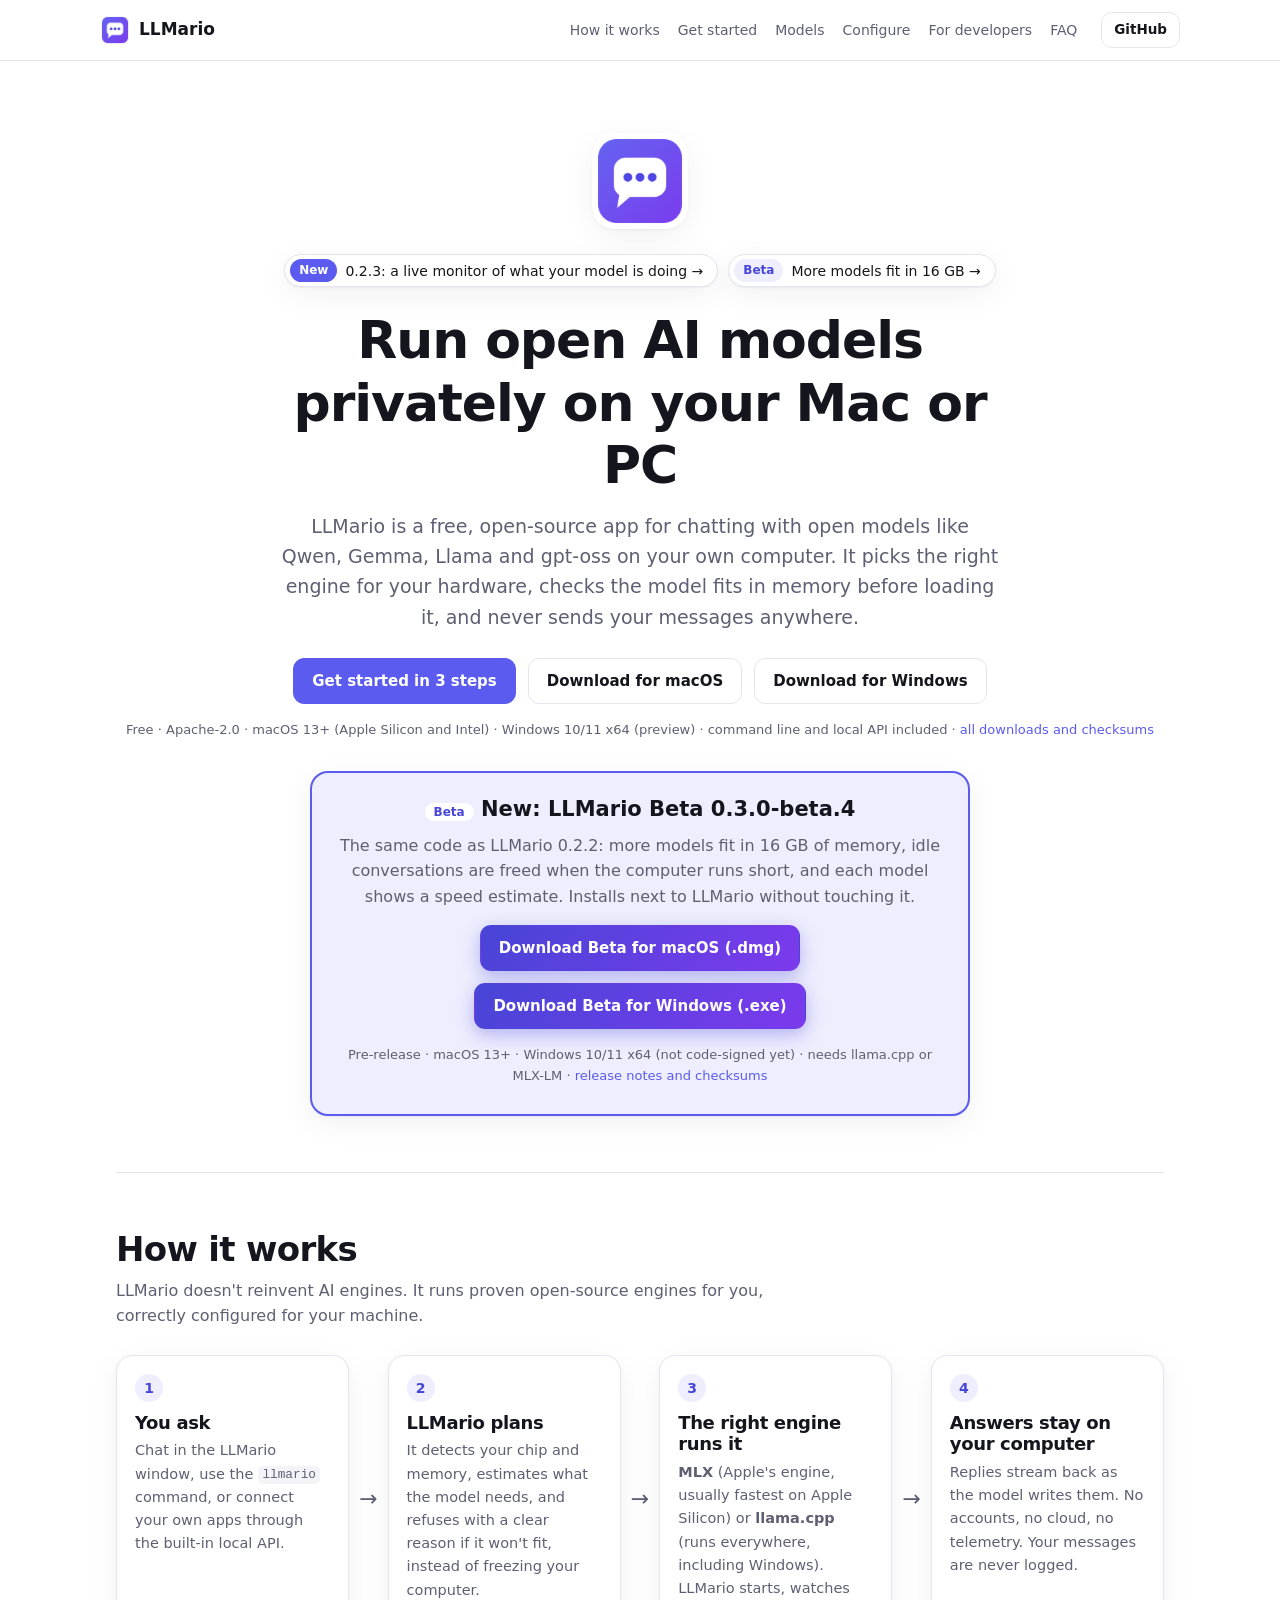
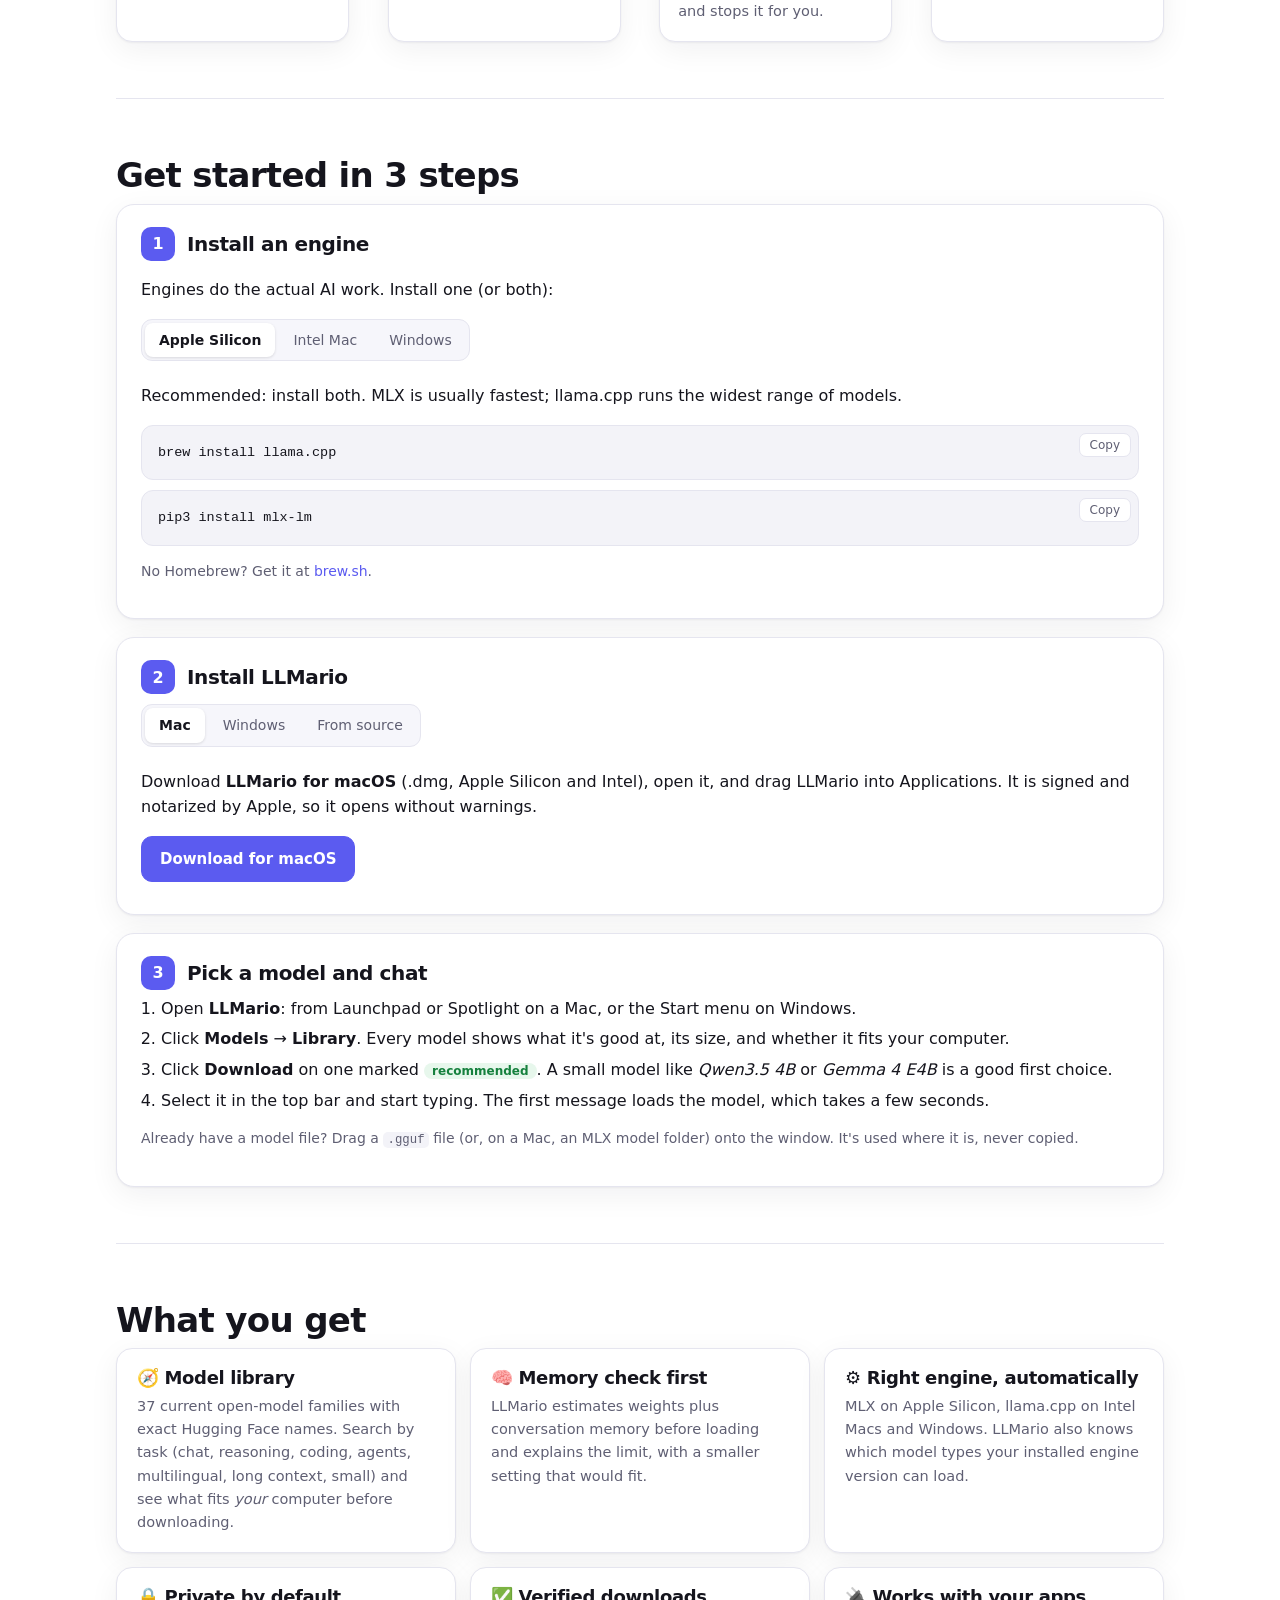
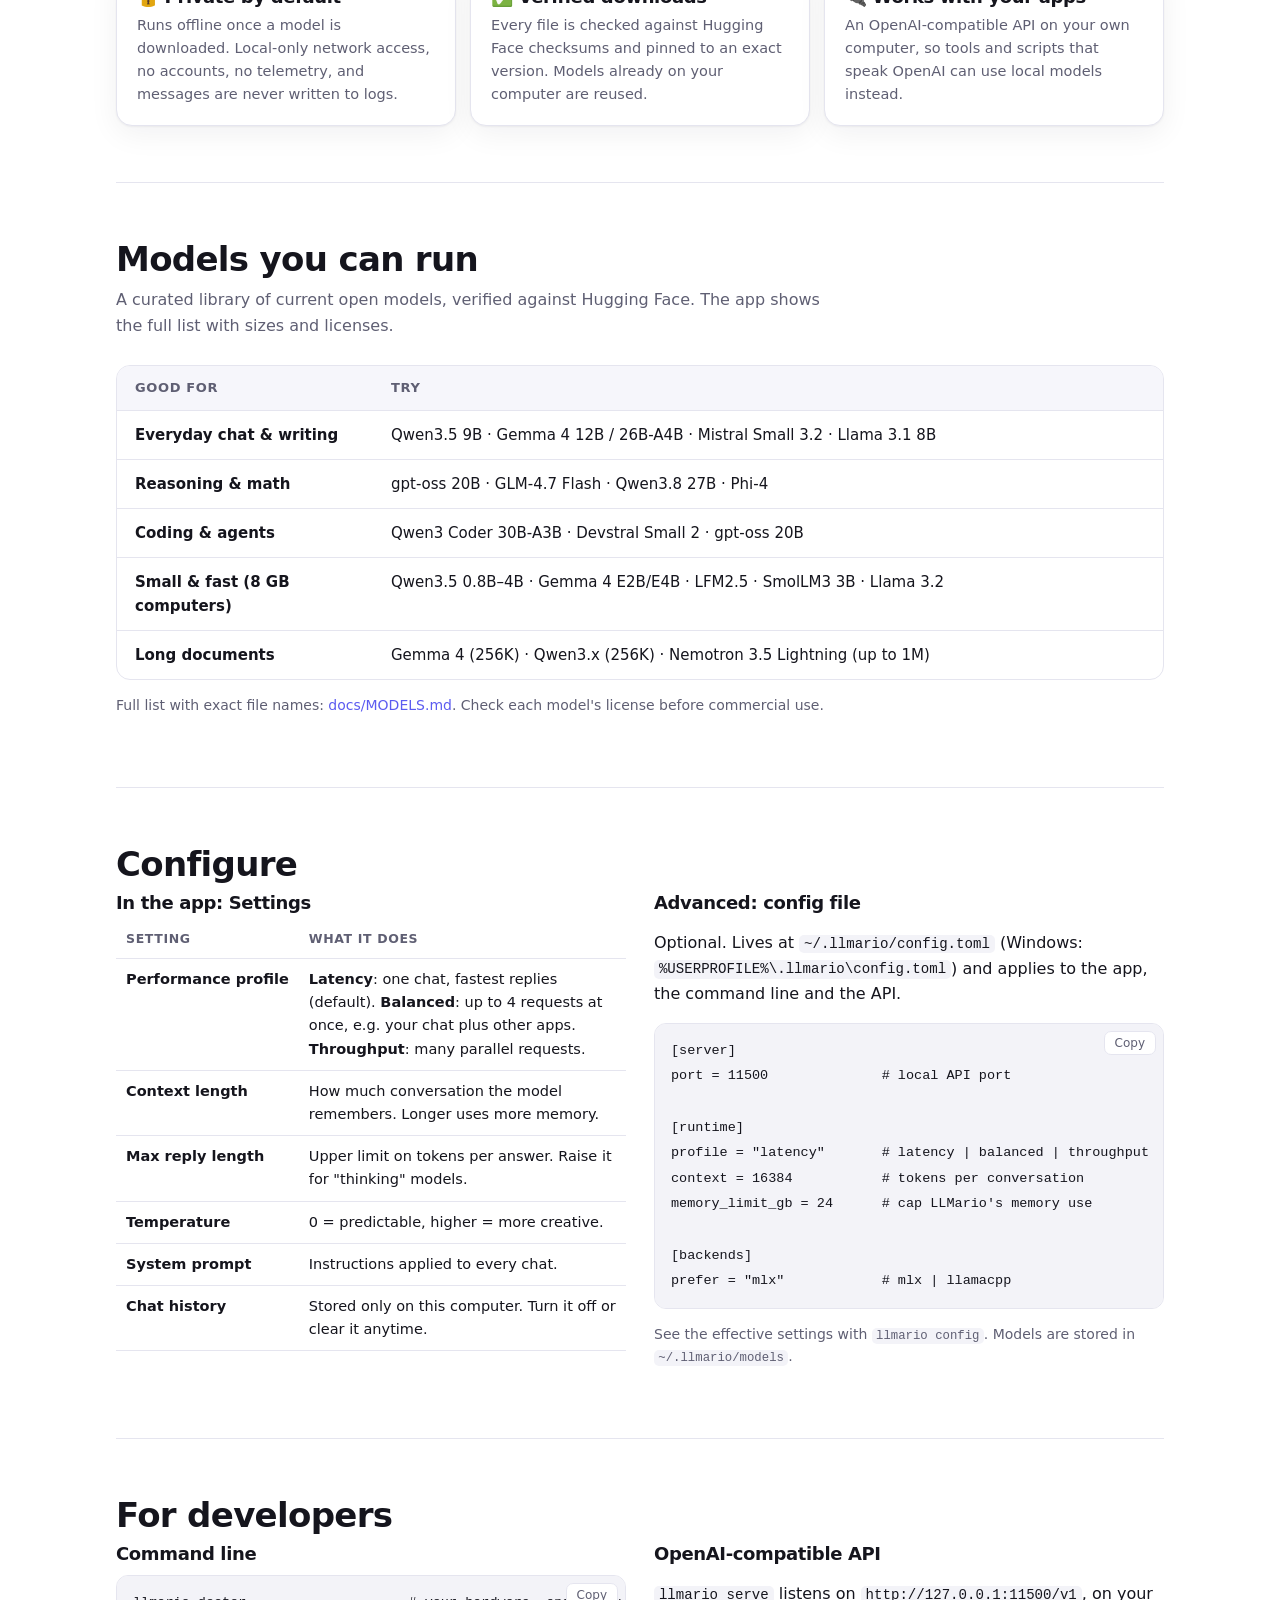
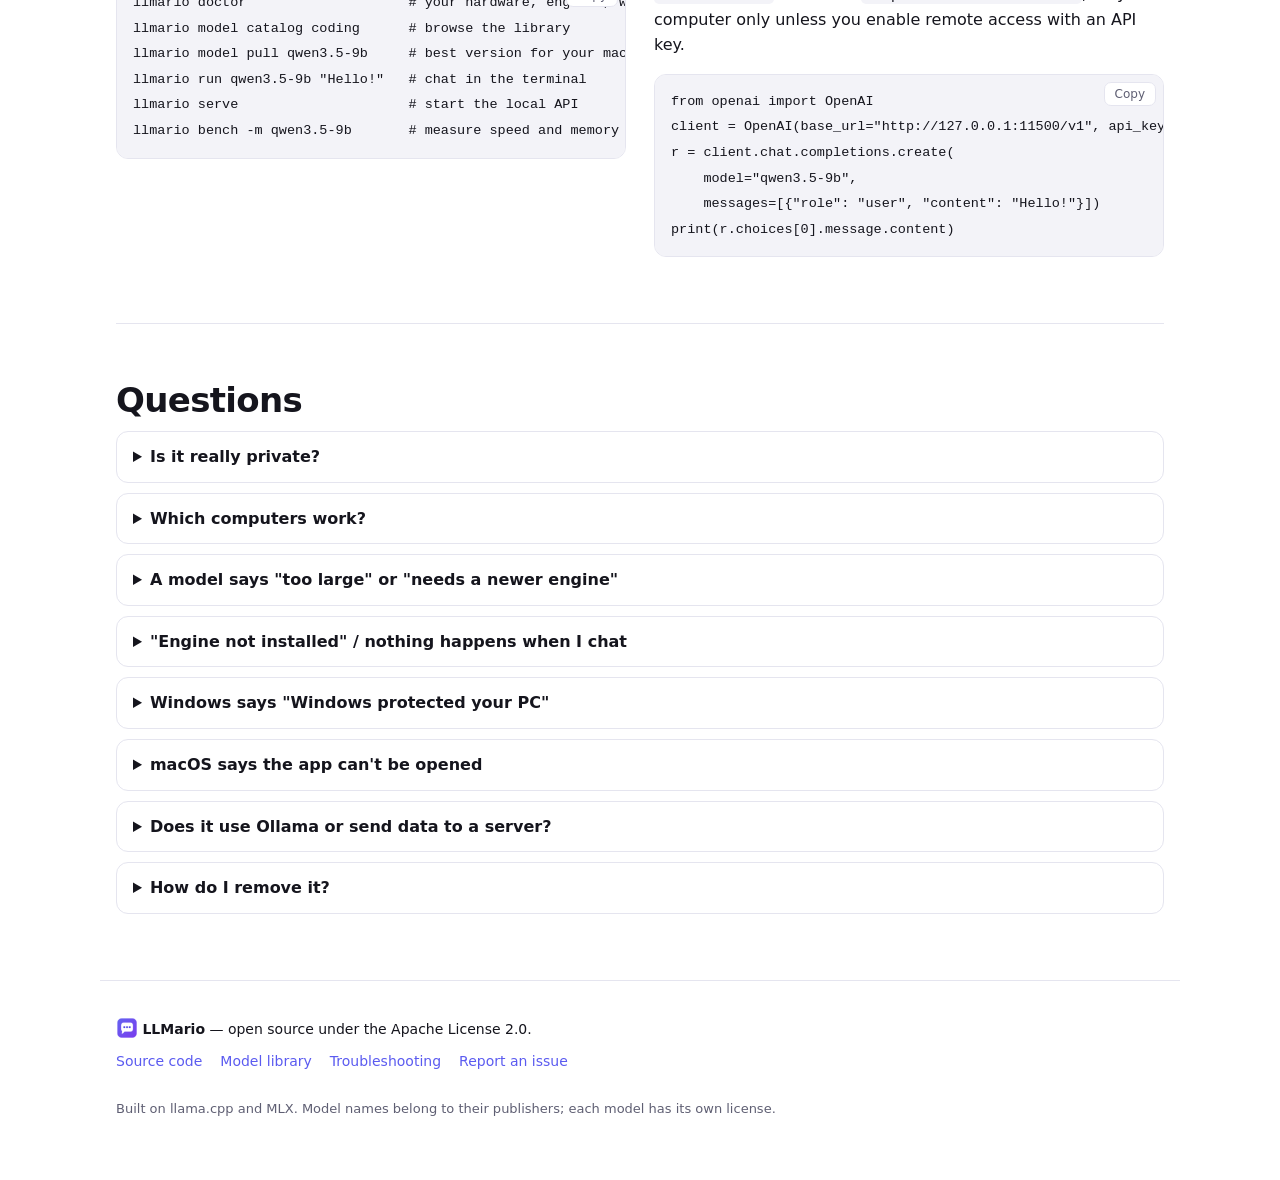
<file: website/index.html>
<!doctype html>
<html lang="en">
  <head>
    <meta charset="utf-8" />
    <meta name="viewport" content="width=device-width, initial-scale=1" />
    <title>LLMario — run open AI models privately on your Mac or Windows PC</title>
    <meta name="description" content="LLMario is a free, open-source app for running open AI models on your own Mac or Windows PC. It picks the right engine, checks memory before loading, and keeps everything private." />
    <meta property="og:title" content="LLMario — run open AI models privately on your Mac or Windows PC" />
    <meta property="og:description" content="Download, configure and chat with open models locally on macOS and Windows. Free and open source." />
    <meta property="og:image" content="icon.png" />
    <link rel="icon" href="icon.png" />
    <link rel="stylesheet" href="styles.css" />
    <script src="script.js" defer></script>
  </head>
  <body>
    <header class="nav">
      <a class="brand" href="#top"><img src="icon.png" alt="" width="30" height="30" /> LLMario</a>
      <nav aria-label="Sections">
        <a href="#how">How it works</a>
        <a href="#start">Get started</a>
        <a href="#models">Models</a>
        <a href="#configure">Configure</a>
        <a href="#api">For developers</a>
        <a href="#faq">FAQ</a>
      </nav>
      <a class="btn small ghost" href="https://github.com/mannysinghx/LLMario">GitHub</a>
    </header>

    <main id="top">
      <section class="hero">
        <img class="hero-icon" src="icon.png" alt="LLMario app icon" width="96" height="96" />
        <p class="announces">
          <a class="announce" href="https://github.com/mannysinghx/LLMario/releases/tag/v0.2.3"><span class="pill new">New</span> 0.2.3: a live monitor of what your model is doing →</a>
          <a class="announce" href="#beta"><span class="pill beta">Beta</span> More models fit in 16 GB →</a>
        </p>
        <h1>Run open AI models privately on your Mac or PC</h1>
        <p class="lead">LLMario is a free, open-source app for chatting with open models like Qwen, Gemma, Llama and gpt-oss on your own computer. It picks the right engine for your hardware, checks the model fits in memory before loading it, and never sends your messages anywhere.</p>
        <div class="cta">
          <a class="btn primary" href="#start">Get started in 3 steps</a>
          <a class="btn" data-download="mac" href="https://github.com/mannysinghx/LLMario/releases/download/v0.2.3/LLMario-0.2.3-macos-universal.dmg">Download for macOS</a>
          <a class="btn" data-download="windows" href="https://github.com/mannysinghx/LLMario/releases/download/v0.2.3/LLMario-0.2.3-windows-x64-setup.exe">Download for Windows</a>
        </div>
        <p class="fine">Free · Apache-2.0 · macOS 13+ (Apple Silicon and Intel) · Windows 10/11 x64 (preview) · command line and local API included · <a href="https://github.com/mannysinghx/LLMario/releases/latest">all downloads and checksums</a></p>
        <div class="beta-cta" id="beta">
          <p class="beta-cta-title"><span class="pill beta">Beta</span> <strong>New: LLMario Beta 0.3.0-beta.4</strong></p>
          <p class="beta-cta-sub">The same code as LLMario 0.2.2: more models fit in 16 GB of memory, idle conversations are freed when the computer runs short, and each model shows a speed estimate. Installs next to LLMario without touching it.</p>
          <div class="cta">
            <a class="btn beta" href="https://github.com/mannysinghx/LLMario/releases/download/v0.3.0-beta.4/LLMario-Beta-0.3.0-beta.4-macos-universal.dmg">Download Beta for macOS (.dmg)</a>
            <a class="btn beta" href="https://github.com/mannysinghx/LLMario/releases/download/v0.3.0-beta.4/LLMario-Beta-0.3.0-beta.4-windows-x64-setup.exe">Download Beta for Windows (.exe)</a>
          </div>
          <p class="fine">Pre-release · macOS 13+ · Windows 10/11 x64 (not code-signed yet) · needs llama.cpp or MLX-LM · <a href="https://github.com/mannysinghx/LLMario/releases/tag/v0.3.0-beta.4">release notes and checksums</a></p>
        </div>
      </section>

      <section id="how" class="section">
        <h2>How it works</h2>
        <p class="section-lead">LLMario doesn't reinvent AI engines. It runs proven open-source engines for you, correctly configured for your machine.</p>
        <div class="flow" role="list">
          <div class="flow-step" role="listitem">
            <div class="flow-num">1</div>
            <h3>You ask</h3>
            <p>Chat in the LLMario window, use the <code>llmario</code> command, or connect your own apps through the built-in local API.</p>
          </div>
          <div class="flow-arrow" aria-hidden="true">→</div>
          <div class="flow-step" role="listitem">
            <div class="flow-num">2</div>
            <h3>LLMario plans</h3>
            <p>It detects your chip and memory, estimates what the model needs, and refuses with a clear reason if it won't fit, instead of freezing your computer.</p>
          </div>
          <div class="flow-arrow" aria-hidden="true">→</div>
          <div class="flow-step" role="listitem">
            <div class="flow-num">3</div>
            <h3>The right engine runs it</h3>
            <p><strong>MLX</strong> (Apple's engine, usually fastest on Apple Silicon) or <strong>llama.cpp</strong> (runs everywhere, including Windows). LLMario starts, watches and stops it for you.</p>
          </div>
          <div class="flow-arrow" aria-hidden="true">→</div>
          <div class="flow-step" role="listitem">
            <div class="flow-num">4</div>
            <h3>Answers stay on your computer</h3>
            <p>Replies stream back as the model writes them. No accounts, no cloud, no telemetry. Your messages are never logged.</p>
          </div>
        </div>
      </section>

      <section id="start" class="section">
        <h2>Get started in 3 steps</h2>
        <ol class="steps">
          <li class="step">
            <div class="step-head"><span class="step-num">1</span><h3>Install an engine</h3></div>
            <p>Engines do the actual AI work. Install one (or both):</p>
            <div class="tabs" data-tabs>
              <div class="tab-list" role="tablist">
                <button role="tab" aria-selected="true" data-tab="as">Apple Silicon</button>
                <button role="tab" aria-selected="false" data-tab="intel">Intel Mac</button>
                <button role="tab" aria-selected="false" data-tab="win" data-os="windows">Windows</button>
              </div>
              <div class="tab-panel" data-panel="as">
                <p>Recommended: install both. MLX is usually fastest; llama.cpp runs the widest range of models.</p>
                <div class="code"><pre><code>brew install llama.cpp</code></pre><button class="copy" type="button">Copy</button></div>
                <div class="code"><pre><code>pip3 install mlx-lm</code></pre><button class="copy" type="button">Copy</button></div>
                <p class="note">No Homebrew? Get it at <a href="https://brew.sh">brew.sh</a>.</p>
              </div>
              <div class="tab-panel" data-panel="intel" hidden>
                <p>Intel Macs use llama.cpp. MLX needs Apple Silicon.</p>
                <div class="code"><pre><code>brew install llama.cpp</code></pre><button class="copy" type="button">Copy</button></div>
                <p class="note">No Homebrew? Get it at <a href="https://brew.sh">brew.sh</a>.</p>
              </div>
              <div class="tab-panel" data-panel="win" hidden>
                <p>Windows uses llama.cpp. Run this in PowerShell or Command Prompt, then restart LLMario so it finds the engine:</p>
                <div class="code"><pre><code>winget install ggml.llamacpp</code></pre><button class="copy" type="button">Copy</button></div>
                <p class="note">No winget? Download a Windows zip from <a href="https://github.com/ggml-org/llama.cpp/releases">llama.cpp releases</a> and add its folder to your PATH.</p>
              </div>
            </div>
          </li>
          <li class="step">
            <div class="step-head"><span class="step-num">2</span><h3>Install LLMario</h3></div>
            <div class="tabs" data-tabs>
              <div class="tab-list" role="tablist">
                <button role="tab" aria-selected="true" data-tab="dmg">Mac</button>
                <button role="tab" aria-selected="false" data-tab="exe" data-os="windows">Windows</button>
                <button role="tab" aria-selected="false" data-tab="source">From source</button>
              </div>
              <div class="tab-panel" data-panel="dmg">
                <p>Download <strong>LLMario for macOS</strong> (.dmg, Apple Silicon and Intel), open it, and drag LLMario into Applications. It is signed and notarized by Apple, so it opens without warnings.</p>
                <a class="btn primary" href="https://github.com/mannysinghx/LLMario/releases/download/v0.2.3/LLMario-0.2.3-macos-universal.dmg">Download for macOS</a>
              </div>
              <div class="tab-panel" data-panel="exe" hidden>
                <p>Download <strong>LLMario for Windows</strong> (10 and 11, 64-bit) and run the installer. It installs for your account only, with no admin rights needed. Windows 10 may also install Microsoft's WebView2 component; Windows 11 already has it.</p>
                <a class="btn primary" href="https://github.com/mannysinghx/LLMario/releases/download/v0.2.3/LLMario-0.2.3-windows-x64-setup.exe">Download for Windows</a>
                <p class="note"><strong>Preview:</strong> the installer isn't code-signed yet, so Windows may show "Windows protected your PC". Click <strong>More info</strong> → <strong>Run anyway</strong>.</p>
                <p class="note">Just the command-line tool? Download <a href="https://github.com/mannysinghx/LLMario/releases/download/v0.2.3/llmario-0.2.3-windows-x64.zip">llmario for Windows (.zip)</a>, unzip it anywhere and run <code>llmario.exe</code>.</p>
              </div>
              <div class="tab-panel" data-panel="source" hidden>
                <p>Builds and installs <code>LLMario.app</code> and the <code>llmario</code> command. Needs <a href="https://rustup.rs">Rust</a> and Xcode Command Line Tools (<code>xcode-select --install</code>). The script checks both first.</p>
                <div class="code"><pre><code>git clone https://github.com/mannysinghx/LLMario.git &amp;&amp; cd LLMario &amp;&amp; ./scripts/install-macos.sh</code></pre><button class="copy" type="button">Copy</button></div>
                <p class="note">Just the command-line tool: add <code>--cli-only</code>. Check prerequisites without installing: <code>--check</code>.</p>
                <p class="note">On Windows, build the command-line tool with Rust and the Visual Studio Build Tools: <code>cargo install --path crates/cli --locked</code> in the cloned folder.</p>
              </div>
            </div>
          </li>
          <li class="step">
            <div class="step-head"><span class="step-num">3</span><h3>Pick a model and chat</h3></div>
            <ol class="howto">
              <li>Open <strong>LLMario</strong>: from Launchpad or Spotlight on a Mac, or the Start menu on Windows.</li>
              <li>Click <strong>Models</strong> → <strong>Library</strong>. Every model shows what it's good at, its size, and whether it fits your computer.</li>
              <li>Click <strong>Download</strong> on one marked <span class="pill ok">recommended</span>. A small model like <em>Qwen3.5 4B</em> or <em>Gemma 4 E4B</em> is a good first choice.</li>
              <li>Select it in the top bar and start typing. The first message loads the model, which takes a few seconds.</li>
            </ol>
            <p class="note">Already have a model file? Drag a <code>.gguf</code> file (or, on a Mac, an MLX model folder) onto the window. It's used where it is, never copied.</p>
          </li>
        </ol>
      </section>

      <section class="section">
        <h2>What you get</h2>
        <div class="grid">
          <div class="card"><h3>🧭 Model library</h3><p>37 current open-model families with exact Hugging Face names. Search by task (chat, reasoning, coding, agents, multilingual, long context, small) and see what fits <em>your</em> computer before downloading.</p></div>
          <div class="card"><h3>🧠 Memory check first</h3><p>LLMario estimates weights plus conversation memory before loading and explains the limit, with a smaller setting that would fit.</p></div>
          <div class="card"><h3>⚙️ Right engine, automatically</h3><p>MLX on Apple Silicon, llama.cpp on Intel Macs and Windows. LLMario also knows which model types your installed engine version can load.</p></div>
          <div class="card"><h3>🔒 Private by default</h3><p>Runs offline once a model is downloaded. Local-only network access, no accounts, no telemetry, and messages are never written to logs.</p></div>
          <div class="card"><h3>✅ Verified downloads</h3><p>Every file is checked against Hugging Face checksums and pinned to an exact version. Models already on your computer are reused.</p></div>
          <div class="card"><h3>🔌 Works with your apps</h3><p>An OpenAI-compatible API on your own computer, so tools and scripts that speak OpenAI can use local models instead.</p></div>
        </div>
      </section>

      <section id="models" class="section">
        <h2>Models you can run</h2>
        <p class="section-lead">A curated library of current open models, verified against Hugging Face. The app shows the full list with sizes and licenses.</p>
        <div class="model-table">
          <div class="mrow head"><span>Good for</span><span>Try</span></div>
          <div class="mrow"><span>Everyday chat &amp; writing</span><span>Qwen3.5 9B · Gemma 4 12B / 26B-A4B · Mistral Small 3.2 · Llama 3.1 8B</span></div>
          <div class="mrow"><span>Reasoning &amp; math</span><span>gpt-oss 20B · GLM-4.7 Flash · Qwen3.8 27B · Phi-4</span></div>
          <div class="mrow"><span>Coding &amp; agents</span><span>Qwen3 Coder 30B-A3B · Devstral Small 2 · gpt-oss 20B</span></div>
          <div class="mrow"><span>Small &amp; fast (8 GB computers)</span><span>Qwen3.5 0.8B–4B · Gemma 4 E2B/E4B · LFM2.5 · SmolLM3 3B · Llama 3.2</span></div>
          <div class="mrow"><span>Long documents</span><span>Gemma 4 (256K) · Qwen3.x (256K) · Nemotron 3.5 Lightning (up to 1M)</span></div>
        </div>
        <p class="note">Full list with exact file names: <a href="https://github.com/mannysinghx/LLMario/blob/main/docs/MODELS.md">docs/MODELS.md</a>. Check each model's license before commercial use.</p>
      </section>

      <section id="configure" class="section">
        <h2>Configure</h2>
        <div class="two">
          <div>
            <h3>In the app: Settings</h3>
            <table class="t">
              <thead><tr><th>Setting</th><th>What it does</th></tr></thead>
              <tbody>
                <tr><td>Performance profile</td><td><strong>Latency</strong>: one chat, fastest replies (default). <strong>Balanced</strong>: up to 4 requests at once, e.g. your chat plus other apps. <strong>Throughput</strong>: many parallel requests.</td></tr>
                <tr><td>Context length</td><td>How much conversation the model remembers. Longer uses more memory.</td></tr>
                <tr><td>Max reply length</td><td>Upper limit on tokens per answer. Raise it for "thinking" models.</td></tr>
                <tr><td>Temperature</td><td>0 = predictable, higher = more creative.</td></tr>
                <tr><td>System prompt</td><td>Instructions applied to every chat.</td></tr>
                <tr><td>Chat history</td><td>Stored only on this computer. Turn it off or clear it anytime.</td></tr>
              </tbody>
            </table>
          </div>
          <div>
            <h3>Advanced: config file</h3>
            <p>Optional. Lives at <code>~/.llmario/config.toml</code> (Windows: <code>%USERPROFILE%\.llmario\config.toml</code>) and applies to the app, the command line and the API.</p>
            <div class="code"><pre><code>[server]
port = 11500              # local API port

[runtime]
profile = "latency"       # latency | balanced | throughput
context = 16384           # tokens per conversation
memory_limit_gb = 24      # cap LLMario's memory use

[backends]
prefer = "mlx"            # mlx | llamacpp</code></pre><button class="copy" type="button">Copy</button></div>
            <p class="note">See the effective settings with <code>llmario config</code>. Models are stored in <code>~/.llmario/models</code>.</p>
          </div>
        </div>
      </section>

      <section id="api" class="section">
        <h2>For developers</h2>
        <div class="two">
          <div>
            <h3>Command line</h3>
            <div class="code"><pre><code>llmario doctor                    # your hardware, engines, what fits
llmario model catalog coding      # browse the library
llmario model pull qwen3.5-9b     # best version for your machine
llmario run qwen3.5-9b "Hello!"   # chat in the terminal
llmario serve                     # start the local API
llmario bench -m qwen3.5-9b       # measure speed and memory</code></pre><button class="copy" type="button">Copy</button></div>
          </div>
          <div>
            <h3>OpenAI-compatible API</h3>
            <p><code>llmario serve</code> listens on <code>http://127.0.0.1:11500/v1</code>, on your computer only unless you enable remote access with an API key.</p>
            <div class="code"><pre><code>from openai import OpenAI
client = OpenAI(base_url="http://127.0.0.1:11500/v1", api_key="local")
r = client.chat.completions.create(
    model="qwen3.5-9b",
    messages=[{"role": "user", "content": "Hello!"}])
print(r.choices[0].message.content)</code></pre><button class="copy" type="button">Copy</button></div>
          </div>
        </div>
      </section>

      <section id="faq" class="section">
        <h2>Questions</h2>
        <details><summary>Is it really private?</summary><p>Yes. Models run on your own computer. After a model is downloaded, LLMario works offline. The API listens only on your computer by default, messages are never logged, and there is no telemetry.</p></details>
        <details><summary>Which computers work?</summary><p><strong>Mac:</strong> macOS 13 or later. Apple Silicon (M1 and newer) is fastest and can use both engines; Intel Macs use llama.cpp. <strong>Windows (preview):</strong> Windows 10 or 11, 64-bit, with llama.cpp. LLMario uses an NVIDIA graphics card when it finds one; otherwise models run on the processor, which is slower. Memory decides model size: 8 GB suits small models (1–4B), 16 GB mid-size (up to ~9B), and 32 GB+ larger ones. The app shows exactly what fits.</p></details>
        <details><summary>A model says "too large" or "needs a newer engine"</summary><p><strong>Too large</strong>: pick a smaller model, or lower the context length in Settings. <strong>Needs a newer engine</strong>: the model uses a new architecture your installed engine doesn't support yet. Update it with <code>brew upgrade llama.cpp</code> or <code>pip3 install -U mlx-lm</code> on a Mac, or <code>winget upgrade ggml.llamacpp</code> on Windows, or choose the model's other engine version.</p></details>
        <details><summary>"Engine not installed" / nothing happens when I chat</summary><p>Install an engine (step 1), then reopen LLMario. <strong>Models → Engines</strong> shows what LLMario found. <code>llmario doctor</code> gives full details.</p></details>
        <details><summary>Windows says "Windows protected your PC"</summary><p>The Windows preview isn't code-signed yet, so Microsoft SmartScreen shows this for new apps. Click <strong>More info</strong> → <strong>Run anyway</strong>. Only do this for the installer downloaded from this site or the <a href="https://github.com/mannysinghx/LLMario/releases">GitHub releases page</a>. You can check the download against its <code>.sha256</code> file with <code>Get-FileHash</code> in PowerShell.</p></details>
        <details><summary>macOS says the app can't be opened</summary><p>Official releases are notarized by Apple and open normally. If you received a build from someone else, prefer the GitHub release or install from source.</p></details>
        <details><summary>Does it use Ollama or send data to a server?</summary><p>No. LLMario runs the open-source engines llama.cpp and MLX directly. It only goes online to download a model you choose from Hugging Face.</p></details>
        <details><summary>How do I remove it?</summary><p><strong>Mac:</strong> delete LLMario from Applications. <strong>Windows:</strong> Settings → Apps → LLMario → Uninstall. Models and settings are in <code>~/.llmario</code> (Windows: <code>%USERPROFILE%\.llmario</code>); delete that folder to free the space. Remove a source-built command-line tool with <code>cargo uninstall llmario</code>.</p></details>
      </section>
    </main>

    <footer class="footer">
      <div><img src="icon.png" alt="" width="22" height="22" /> <strong>LLMario</strong> — open source under the Apache License 2.0.</div>
      <div class="footer-links">
        <a href="https://github.com/mannysinghx/LLMario">Source code</a>
        <a href="https://github.com/mannysinghx/LLMario/blob/main/docs/MODELS.md">Model library</a>
        <a href="https://github.com/mannysinghx/LLMario/blob/main/docs/TROUBLESHOOTING.md">Troubleshooting</a>
        <a href="https://github.com/mannysinghx/LLMario/issues">Report an issue</a>
      </div>
      <p class="fine">Built on llama.cpp and MLX. Model names belong to their publishers; each model has its own license.</p>
    </footer>
  </body>
</html>
</file>
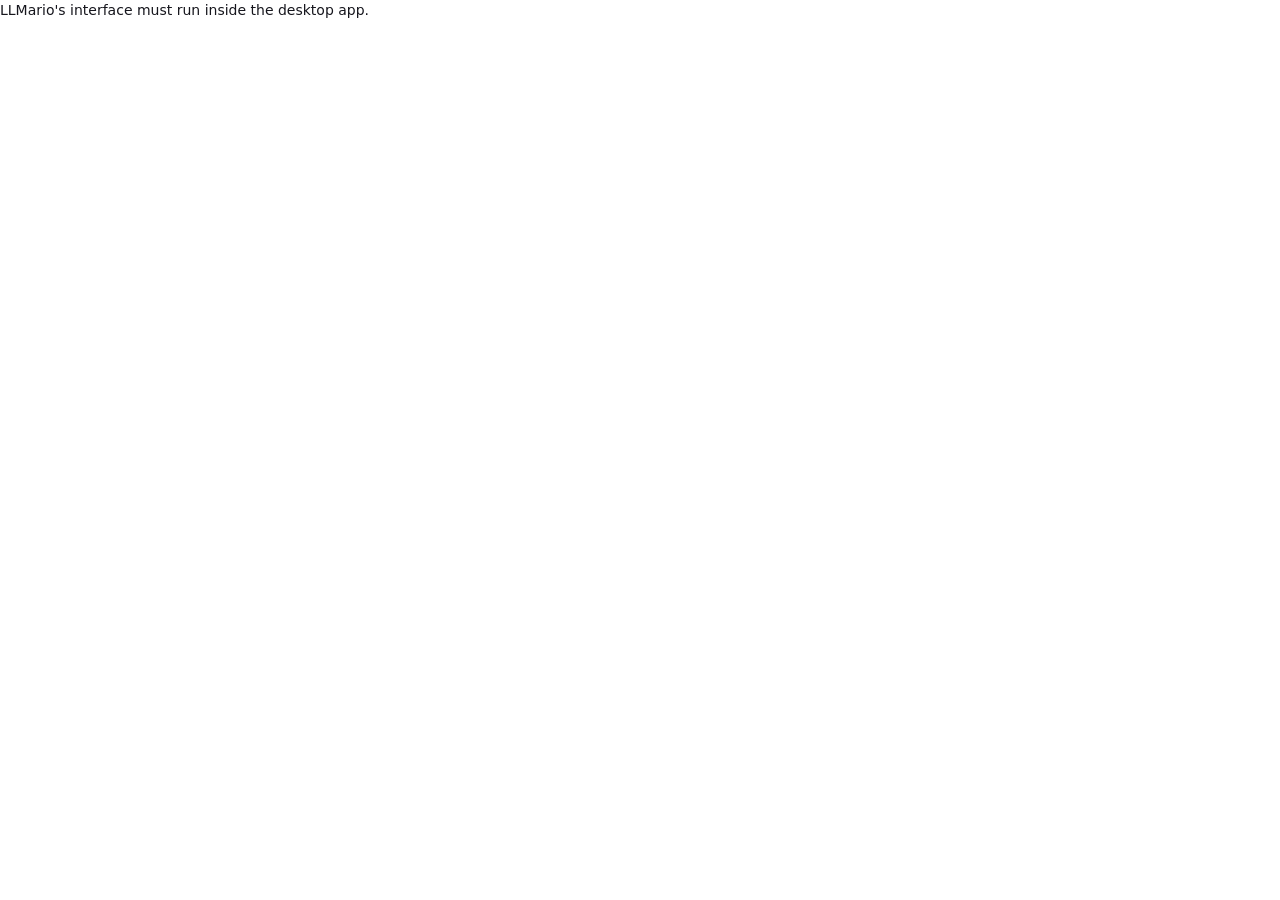
<file: apps/desktop/ui/index.html>
<!doctype html>
<html lang="en">
  <head>
    <meta charset="utf-8" />
    <meta name="viewport" content="width=device-width, initial-scale=1" />
    <title>LLMario</title>
    <link rel="stylesheet" href="styles.css" />
    <script type="module" src="app.js"></script>
  </head>
  <body>
    <div class="app">
      <aside class="sidebar">
        <div class="brand">
          <img src="icon.png" alt="" width="34" height="34" />
          <div>
            <div class="brand-name">LLMario</div>
            <div class="brand-sub" id="version">local models</div>
          </div>
        </div>
        <button id="new-chat" class="btn primary block" type="button">
          <span aria-hidden="true">＋</span> New chat
        </button>
        <div class="section-label">Chats</div>
        <nav id="chat-list" class="chat-list" aria-label="Chats"></nav>
        <div class="sidebar-foot">
          <button id="open-models" class="nav-btn" type="button">
            <svg viewBox="0 0 20 20" aria-hidden="true"><path d="M3 5.5 10 2l7 3.5v9L10 18l-7-3.5v-9Zm7 2.3 5-2.5M10 7.8 5 5.3M10 7.8V16" fill="none" stroke="currentColor" stroke-width="1.5" stroke-linejoin="round"/></svg>
            Models
          </button>
          <button id="open-settings" class="nav-btn" type="button">
            <svg viewBox="0 0 20 20" aria-hidden="true"><path d="M4 6h8m4 0h0M4 14h2m4 0h6M12 6a2 2 0 1 0 4 0 2 2 0 0 0-4 0Zm-6 8a2 2 0 1 0 4 0 2 2 0 0 0-4 0Z" fill="none" stroke="currentColor" stroke-width="1.5" stroke-linecap="round"/></svg>
            Settings
          </button>
          <div id="hw-line" class="hw-line"></div>
        </div>
      </aside>

      <main class="main">
        <header class="topbar">
          <div class="model-picker">
            <label for="model-select" class="sr-only">Model</label>
            <select id="model-select"></select>
          </div>
          <span id="model-status" class="pill">Starting…</span>
          <span id="memory-state" class="pill" hidden></span>
          <button id="unload" class="btn ghost small" type="button" hidden>Unload</button>
          <div class="spacer"></div>
          <span id="profile-chip" class="chip" title="Runtime profile"></span>
          <button id="toggle-monitor" class="btn ghost small monitor-toggle" type="button" aria-pressed="false" aria-controls="monitor-panel">
            <svg viewBox="0 0 20 20" aria-hidden="true"><path d="M2.5 11h3l2-5 3.5 9 2-4h4.5" fill="none" stroke="currentColor" stroke-width="1.6" stroke-linecap="round" stroke-linejoin="round"/></svg>
            Monitor
          </button>
        </header>

        <section id="transcript" class="transcript" aria-live="polite"></section>

        <footer class="composer-wrap">
          <form id="composer" class="composer">
            <textarea id="input" rows="1" placeholder="Message a local model…" autocomplete="off"></textarea>
            <button id="send" class="send" type="submit" aria-label="Send">
              <svg class="i-send" viewBox="0 0 20 20" aria-hidden="true"><path d="M10 16V4m0 0-5 5m5-5 5 5" fill="none" stroke="currentColor" stroke-width="2" stroke-linecap="round" stroke-linejoin="round"/></svg>
              <svg class="i-stop" viewBox="0 0 20 20" aria-hidden="true"><rect x="5" y="5" width="10" height="10" rx="2" fill="currentColor"/></svg>
            </button>
          </form>
          <div class="composer-hint">Runs entirely on this computer · Enter to send, Shift+Enter for a new line</div>
        </footer>
      </main>

      <aside id="monitor-panel" class="monitor" aria-label="Runtime monitor" hidden>
        <header class="monitor-head">
          <strong>Monitor</strong>
          <span id="mon-state" class="pill">Starting…</span>
          <div class="spacer"></div>
          <button id="mon-close" class="icon-btn" type="button" aria-label="Turn the monitor off">✕</button>
        </header>
        <div id="mon-body" class="monitor-body"></div>
      </aside>
    </div>

    <div id="models-panel" class="overlay" hidden>
      <div class="sheet wide" role="dialog" aria-modal="true" aria-labelledby="models-title">
        <header class="sheet-head">
          <h2 id="models-title">Models</h2>
          <div class="tabs" role="tablist">
            <button class="tab active" type="button" role="tab" data-tab="library">Library</button>
            <button class="tab" type="button" role="tab" data-tab="installed">On this computer</button>
            <button class="tab" type="button" role="tab" data-tab="engines">Engines</button>
          </div>
          <button class="icon-btn close" type="button" aria-label="Close">✕</button>
        </header>
        <div class="sheet-body">
          <section id="tab-library" class="tab-panel">
            <div class="lib-tools">
              <input id="lib-search" type="search" placeholder="Search by name, publisher, task or Hugging Face repo…" autocomplete="off" />
              <div id="lib-tasks" class="chips" role="group" aria-label="Filter by task"></div>
              <div class="lib-toggles">
                <label class="check"><input type="checkbox" id="lib-fits" /> Fits this computer</label>
                <label class="check"><input type="checkbox" id="lib-comfortable" /> Fits comfortably</label>
                <label class="check"><input type="checkbox" id="lib-works" /> Runs on my engines</label>
              </div>
            </div>
            <p id="lib-count" class="muted small"></p>
            <div id="catalog-list" class="families"></div>
          </section>
          <section id="tab-installed" class="tab-panel" hidden>
            <p class="muted small">Have your own model? Drag a <code>.gguf</code> file<span data-os="mac"> or an MLX model folder</span> onto this window. It is added in place, never copied, and removing it never deletes your files.</p>
            <div id="installed-list" class="rows"></div>
          </section>
          <section id="tab-engines" class="tab-panel" hidden>
            <p class="muted small">Engines run the models.
              <span data-os="mac">Install llama.cpp (<code>brew install llama.cpp</code>) for GGUF models, and MLX-LM (<code>pip install mlx-lm</code>) for MLX models on Apple Silicon.</span>
              <span data-os="windows">Install llama.cpp for GGUF models: run <code>winget install ggml.llamacpp</code> in a terminal, then restart LLMario.</span>
              <span data-os="linux">Install llama.cpp for GGUF models: build it from github.com/ggml-org/llama.cpp or use your distribution's package.</span>
              A model marked "needs a newer engine" uses an architecture your installed version cannot load yet.</p>
            <div id="backend-list" class="rows"></div>
          </section>
        </div>
      </div>
    </div>

    <div id="settings-panel" class="overlay" hidden>
      <div class="sheet narrow" role="dialog" aria-modal="true" aria-labelledby="settings-title">
        <header class="sheet-head">
          <h2 id="settings-title">Settings</h2>
          <button class="icon-btn close" type="button" aria-label="Close">✕</button>
        </header>
        <form id="settings-form" class="sheet-body settings">
          <fieldset>
            <legend>Performance profile</legend>
            <label class="radio-card"><input type="radio" name="profile" value="latency" />
              <span><strong>Latency</strong><small>One conversation at a time. Fastest replies, least memory.</small></span></label>
            <label class="radio-card"><input type="radio" name="profile" value="balanced" />
              <span><strong>Balanced</strong><small>Up to 4 requests at once (e.g. apps using the model too).</small></span></label>
            <label class="radio-card"><input type="radio" name="profile" value="throughput" />
              <span><strong>Throughput</strong><small>Many parallel requests. Slower individual replies.</small></span></label>
          </fieldset>
          <label class="field">Context length (tokens)
            <select name="context">
              <option value="">Profile default</option>
              <option value="4096">4,096</option>
              <option value="8192">8,192</option>
              <option value="16384">16,384</option>
              <option value="32768">32,768</option>
            </select>
            <small>Longer context remembers more but uses more memory.</small>
          </label>
          <label class="field">Max reply length (tokens)
            <input name="maxTokens" type="number" min="16" max="32768" step="16" />
          </label>
          <label class="field">Temperature <output id="temp-out"></output>
            <input name="temperature" type="range" min="0" max="1.5" step="0.05" />
            <small>0 = most predictable. Higher = more varied.</small>
          </label>
          <label class="field">System prompt
            <textarea name="system" rows="3" placeholder="Optional instructions for every chat"></textarea>
          </label>
          <label class="check"><input type="checkbox" name="showThinking" /> Show the model's thinking</label>
          <label class="check"><input type="checkbox" name="saveHistory" /> Save chat history on this computer</label>
          <div class="settings-actions">
            <button id="clear-history" class="btn ghost danger" type="button">Clear chat history</button>
            <div class="spacer"></div>
            <button class="btn primary" type="submit">Save</button>
          </div>
        </form>
      </div>
    </div>

    <div id="drop-zone" class="drop-zone" hidden>
      <div class="drop-card">
        <svg viewBox="0 0 24 24" aria-hidden="true"><path d="M12 3v12m0 0-4.5-4.5M12 15l4.5-4.5M4 17v2a2 2 0 0 0 2 2h12a2 2 0 0 0 2-2v-2" fill="none" stroke="currentColor" stroke-width="1.8" stroke-linecap="round" stroke-linejoin="round"/></svg>
        <strong>Drop to add a model</strong>
        <span>A <code>.gguf</code> file<span data-os="mac"> or an MLX model folder</span>. Files stay where they are.</span>
      </div>
    </div>

    <div id="toasts" class="toasts" aria-live="assertive"></div>
  </body>
</html>
</file>
<file: website/styles.css>
:root {
  --bg: #ffffff;
  --bg-soft: #f6f6fb;
  --panel: #ffffff;
  --border: #e5e5ef;
  --text: #15151d;
  --muted: #5f5f73;
  --accent: #5b5bf0;
  --accent-strong: #4745d6;
  --accent-soft: #eeeefe;
  --ok: #15803d;
  --ok-soft: #e7f7ec;
  --code-bg: #f3f3f8;
  --shadow: 0 1px 2px rgba(20, 20, 40, 0.05), 0 8px 30px rgba(20, 20, 40, 0.06);
  color-scheme: light;
}
@media (prefers-color-scheme: dark) {
  :root {
    --bg: #111117;
    --bg-soft: #17171f;
    --panel: #1b1b24;
    --border: #2b2b37;
    --text: #ececf3;
    --muted: #a3a3b6;
    --accent: #8080ff;
    --accent-strong: #9a9aff;
    --accent-soft: #24244a;
    --ok: #4ade80;
    --ok-soft: #173a25;
    --code-bg: #0c0c11;
    --shadow: 0 1px 2px rgba(0, 0, 0, 0.3), 0 8px 30px rgba(0, 0, 0, 0.3);
    color-scheme: dark;
  }
}

* { box-sizing: border-box; }
html { scroll-behavior: smooth; }
body {
  margin: 0;
  background: var(--bg);
  color: var(--text);
  font: 16px/1.6 -apple-system, BlinkMacSystemFont, "SF Pro Text", "Segoe UI", Inter, system-ui, sans-serif;
  -webkit-font-smoothing: antialiased;
}
a { color: var(--accent); text-decoration: none; }
a:hover { text-decoration: underline; }
code { font: 0.88em ui-monospace, "SF Mono", Menlo, Consolas, monospace; background: var(--code-bg); padding: 0.1em 0.35em; border-radius: 5px; }
h1, h2, h3 { letter-spacing: -0.02em; line-height: 1.2; }

/* Nav */
.nav {
  position: sticky; top: 0; z-index: 10;
  display: flex; align-items: center; gap: 24px;
  padding: 12px max(16px, calc((100vw - 1080px) / 2));
  background: color-mix(in srgb, var(--bg) 85%, transparent);
  backdrop-filter: saturate(1.4) blur(10px);
  border-bottom: 1px solid var(--border);
}
.brand { display: flex; align-items: center; gap: 9px; font-weight: 700; color: var(--text); font-size: 17px; }
.brand img { border-radius: 7px; }
.nav nav { display: flex; gap: 18px; margin-left: auto; font-size: 14px; }
.nav nav a { color: var(--muted); }
.nav nav a:hover { color: var(--text); text-decoration: none; }

/* Buttons */
.btn {
  display: inline-flex; align-items: center; justify-content: center;
  padding: 10px 18px; border-radius: 11px; font-weight: 600; font-size: 15px;
  border: 1px solid var(--border); color: var(--text); background: var(--panel);
}
.btn:hover { text-decoration: none; border-color: var(--muted); }
.btn.primary { background: var(--accent); border-color: var(--accent); color: #fff; }
.btn.primary:hover { background: var(--accent-strong); }
.btn.small { padding: 6px 12px; font-size: 13.5px; }
.btn.ghost { background: none; }

/* Hero */
main { max-width: 1080px; margin: 0 auto; padding: 0 16px; }
.hero { text-align: center; padding: 72px 0 56px; }
.hero-icon { border-radius: 22px; box-shadow: var(--shadow); }
.hero h1 { font-size: clamp(32px, 5vw, 52px); margin: 22px auto 14px; max-width: 760px; }
.lead { font-size: clamp(16px, 2vw, 19px); color: var(--muted); max-width: 720px; margin: 0 auto 26px; }
.cta { display: flex; gap: 12px; justify-content: center; flex-wrap: wrap; }
.fine { font-size: 13px; color: var(--muted); margin-top: 16px; }
.announce {
  display: inline-flex; align-items: center; gap: 8px; margin-top: 18px;
  padding: 4px 14px 4px 5px; border: 1px solid var(--border); border-radius: 999px;
  background: var(--panel); color: var(--text); font-size: 14px; font-weight: 500; box-shadow: var(--shadow);
}
.announce:hover { text-decoration: none; border-color: var(--accent); }
.announces { display: flex; flex-wrap: wrap; justify-content: center; gap: 10px; margin: 18px 0 0; }
.announces .announce { margin-top: 0; max-width: 100%; text-align: left; }

/* Sections */
.section { padding: 56px 0; border-top: 1px solid var(--border); }
.section h2 { font-size: clamp(26px, 3.4vw, 34px); margin: 0 0 8px; }
.section-lead { color: var(--muted); max-width: 720px; margin: 0 0 26px; }
.section h3 { font-size: 18px; margin: 0 0 6px; }

.flow { display: grid; grid-template-columns: 1fr auto 1fr auto 1fr auto 1fr; gap: 10px; align-items: stretch; }
.flow-step { background: var(--panel); border: 1px solid var(--border); border-radius: 16px; padding: 18px; box-shadow: var(--shadow); }
.flow-step p { color: var(--muted); font-size: 14.5px; margin: 0; }
.flow-num { width: 28px; height: 28px; border-radius: 50%; background: var(--accent-soft); color: var(--accent-strong); display: grid; place-items: center; font-weight: 700; font-size: 14px; margin-bottom: 10px; }
.flow-arrow { align-self: center; color: var(--muted); font-size: 22px; }

.steps { list-style: none; padding: 0; margin: 0; display: flex; flex-direction: column; gap: 18px; }
.step { background: var(--panel); border: 1px solid var(--border); border-radius: 18px; padding: 22px 24px; box-shadow: var(--shadow); }
.step-head { display: flex; align-items: center; gap: 12px; margin-bottom: 6px; }
.step-head h3 { margin: 0; font-size: 20px; }
.step-num { width: 34px; height: 34px; border-radius: 10px; background: var(--accent); color: #fff; display: grid; place-items: center; font-weight: 700; }
.note { font-size: 14px; color: var(--muted); }
.howto { padding-left: 20px; margin: 6px 0; }
.howto li { margin: 5px 0; }
.pill { font-size: 12px; font-weight: 600; padding: 1px 8px; border-radius: 999px; }
.pill.ok { background: var(--ok-soft); color: var(--ok); }
.pill.new { background: var(--accent); color: #fff; padding: 2px 9px; }
.pill.beta { background: var(--accent-soft); color: var(--accent-strong); padding: 2px 9px; flex-shrink: 0; }

/* Beta download box in the hero */
.beta-cta {
  margin: 30px auto 0; max-width: 660px; padding: 20px 22px 14px;
  border: 2px solid var(--accent); border-radius: 18px; background: var(--accent-soft); box-shadow: var(--shadow);
  scroll-margin-top: 84px; /* clear the sticky header when the hero's Beta pill jumps here */
}
.beta-cta .pill.beta { background: var(--panel); }
.beta-cta-title { margin: 0 0 6px; font-size: 21px; font-weight: 800; }
.beta-cta-title strong { font-weight: 800; }
.beta-cta-sub { margin: 0 0 16px; color: var(--muted); }
.btn.beta {
  font-weight: 800; color: #fff; border-color: transparent;
  background: linear-gradient(135deg, #4745d6, #7c3aed); box-shadow: 0 6px 18px rgba(71, 69, 214, 0.35);
}
.btn.beta:hover { background: linear-gradient(135deg, #3b39c4, #6d28d9); border-color: transparent; }

/* Tabs */
.tabs { margin: 10px 0; }
.tab-list { display: inline-flex; gap: 4px; background: var(--bg-soft); border: 1px solid var(--border); padding: 3px; border-radius: 11px; }
.tab-list button { border: 0; background: none; color: var(--muted); font: inherit; font-size: 14px; padding: 6px 14px; border-radius: 8px; cursor: pointer; }
.tab-list button[aria-selected="true"] { background: var(--panel); color: var(--text); font-weight: 600; box-shadow: 0 1px 3px rgba(0, 0, 0, 0.12); }
.tab-panel { padding-top: 6px; }
.tab-panel[hidden] { display: none; }

/* Code */
.code { position: relative; margin: 10px 0; }
.code pre { margin: 0; background: var(--code-bg); border: 1px solid var(--border); border-radius: 12px; padding: 14px 70px 14px 16px; overflow-x: auto; }
.code pre code { background: none; padding: 0; font-size: 13.5px; line-height: 1.6; }
.copy { position: absolute; top: 8px; right: 8px; border: 1px solid var(--border); background: var(--panel); color: var(--muted); font: 12px -apple-system, system-ui, sans-serif; padding: 4px 10px; border-radius: 7px; cursor: pointer; }
.copy:hover { color: var(--text); }

/* Cards */
.grid { display: grid; grid-template-columns: repeat(3, 1fr); gap: 14px; }
.card { background: var(--panel); border: 1px solid var(--border); border-radius: 16px; padding: 18px 20px; box-shadow: var(--shadow); }
.card p { color: var(--muted); font-size: 14.5px; margin: 0; }

.model-table { border: 1px solid var(--border); border-radius: 14px; overflow: hidden; }
.mrow { display: grid; grid-template-columns: 240px 1fr; gap: 16px; padding: 12px 18px; border-top: 1px solid var(--border); font-size: 15px; }
.mrow:first-child { border-top: 0; }
.mrow.head { background: var(--bg-soft); font-weight: 600; font-size: 13px; color: var(--muted); text-transform: uppercase; letter-spacing: 0.05em; }
.mrow span:first-child { font-weight: 600; }

.two { display: grid; grid-template-columns: 1fr 1fr; gap: 28px; align-items: start; }
.two > * { min-width: 0; } /* let grid columns shrink; code blocks scroll inside themselves */
.t { width: 100%; border-collapse: collapse; font-size: 14.5px; }
.t th, .t td { text-align: left; padding: 9px 10px; border-bottom: 1px solid var(--border); vertical-align: top; }
.t th { font-size: 12.5px; color: var(--muted); text-transform: uppercase; letter-spacing: 0.05em; }
.t td:first-child { font-weight: 600; white-space: nowrap; }

details { border: 1px solid var(--border); border-radius: 12px; padding: 12px 16px; margin: 10px 0; background: var(--panel); }
summary { cursor: pointer; font-weight: 600; }
details p { color: var(--muted); margin: 10px 0 2px; }

.footer { max-width: 1080px; margin: 0 auto; padding: 36px 16px 48px; border-top: 1px solid var(--border); display: flex; flex-direction: column; gap: 10px; font-size: 14px; }
.footer img { vertical-align: -5px; border-radius: 5px; }
.footer-links { display: flex; flex-wrap: wrap; gap: 18px; }

@media (max-width: 900px) {
  .nav nav { display: none; }
  .nav .btn { margin-left: auto; }
  .flow { grid-template-columns: 1fr; }
  .flow-arrow { transform: rotate(90deg); justify-self: center; }
  .grid { grid-template-columns: 1fr 1fr; }
  .two { grid-template-columns: 1fr; }
}
@media (max-width: 600px) {
  .grid { grid-template-columns: 1fr; }
  .mrow { grid-template-columns: 1fr; gap: 2px; }
  .hero { padding: 48px 0 40px; }
  .step { padding: 18px; }
  .tab-list { display: flex; }
  .tab-list button { flex: 1 1 auto; white-space: nowrap; padding: 6px 8px; }
  .t td:first-child { white-space: normal; width: 36%; }
}
</file>
<file: apps/desktop/ui/styles.css>
:root {
  --bg: #ffffff;
  --sidebar: #f6f6f9;
  --panel: #ffffff;
  --elev: #ffffff;
  --border: #e6e6ec;
  --border-strong: #d3d3dc;
  --text: #16161d;
  --muted: #6b6b7b;
  --faint: #9a9aab;
  --accent: #5b5bf0;
  --accent-strong: #4a48d8;
  --accent-soft: #eeeefe;
  --user: #f0f0f6;
  --code-bg: #f6f6f9;
  --ok: #16a34a;
  --ok-soft: #e7f7ec;
  --warn: #b45309;
  --warn-soft: #fdf3e2;
  --danger: #dc2626;
  --danger-soft: #fdecec;
  --shadow: 0 10px 40px rgba(20, 20, 40, 0.12), 0 2px 8px rgba(20, 20, 40, 0.06);
  --radius: 12px;
  color-scheme: light;
}

@media (prefers-color-scheme: dark) {
  :root {
    --bg: #15151b;
    --sidebar: #1b1b23;
    --panel: #1d1d25;
    --elev: #23232d;
    --border: #2c2c38;
    --border-strong: #3a3a48;
    --text: #ececf2;
    --muted: #a0a0b2;
    --faint: #6f6f82;
    --accent: #7c7cff;
    --accent-strong: #9494ff;
    --accent-soft: #26264a;
    --user: #25252f;
    --code-bg: #101016;
    --ok: #4ade80;
    --ok-soft: #173a25;
    --warn: #fbbf24;
    --warn-soft: #3b2e12;
    --danger: #f87171;
    --danger-soft: #3d1a1a;
    --shadow: 0 10px 40px rgba(0, 0, 0, 0.5), 0 2px 8px rgba(0, 0, 0, 0.3);
    color-scheme: dark;
  }
}

* { box-sizing: border-box; }
html, body { height: 100%; margin: 0; }
/* Platform-specific hints: only the current platform's (html[data-platform], set by app.js). */
html:not([data-platform="mac"]) [data-os="mac"],
html:not([data-platform="windows"]) [data-os="windows"],
html:not([data-platform="linux"]) [data-os="linux"] { display: none; }
/* Windows scrollbars are always visible (no overlay scrollbars); keep them slim. */
html[data-platform="windows"] * { scrollbar-width: thin; }
body {
  font: 14px/1.5 -apple-system, BlinkMacSystemFont, "SF Pro Text", "Segoe UI", system-ui, sans-serif;
  color: var(--text);
  background: var(--bg);
  -webkit-font-smoothing: antialiased;
  overflow: hidden;
}
button, input, select, textarea { font: inherit; color: inherit; }
.sr-only { position: absolute; width: 1px; height: 1px; overflow: hidden; clip: rect(0 0 0 0); }
.muted { color: var(--muted); }
.small { font-size: 12px; }
.spacer { flex: 1; }

.app { display: grid; grid-template-columns: 264px 1fr; height: 100vh; }

/* Sidebar */
.sidebar {
  background: var(--sidebar);
  border-right: 1px solid var(--border);
  display: flex; flex-direction: column;
  padding: 16px 12px 12px;
  min-height: 0;
}
.brand { display: flex; align-items: center; gap: 10px; padding: 2px 6px 16px; }
.brand img { border-radius: 8px; }
.brand-name { font-weight: 650; font-size: 15px; letter-spacing: -0.01em; }
.brand-sub { font-size: 11.5px; color: var(--muted); }
.section-label { font-size: 11px; font-weight: 600; text-transform: uppercase; letter-spacing: 0.06em; color: var(--faint); padding: 18px 8px 6px; }
.chat-list { flex: 1; overflow-y: auto; min-height: 0; display: flex; flex-direction: column; gap: 1px; }
.chat-item {
  display: flex; align-items: center; gap: 6px;
  padding: 7px 8px; border-radius: 8px; cursor: pointer;
  color: var(--text); background: none; border: 0; text-align: left; width: 100%;
}
.chat-item:hover { background: var(--border); }
.chat-item.active { background: var(--accent-soft); color: var(--accent-strong); }
.chat-item .title { flex: 1; white-space: nowrap; overflow: hidden; text-overflow: ellipsis; font-size: 13px; }
.chat-item .del { opacity: 0; border: 0; background: none; color: var(--muted); cursor: pointer; padding: 0 4px; border-radius: 4px; }
.chat-item:hover .del { opacity: 1; }
.chat-item .del:hover { color: var(--danger); }
.empty-note { color: var(--faint); font-size: 12.5px; padding: 4px 8px; }
.sidebar-foot { border-top: 1px solid var(--border); padding-top: 10px; display: flex; flex-direction: column; gap: 2px; }
.nav-btn {
  display: flex; align-items: center; gap: 9px; width: 100%;
  padding: 8px; border: 0; border-radius: 8px; background: none; cursor: pointer; text-align: left;
}
.nav-btn svg { width: 17px; height: 17px; color: var(--muted); }
.nav-btn:hover { background: var(--border); }
.hw-line { font-size: 11.5px; color: var(--faint); padding: 8px 8px 0; line-height: 1.4; }

/* Buttons */
.btn {
  display: inline-flex; align-items: center; justify-content: center; gap: 6px;
  border: 1px solid var(--border-strong); background: var(--elev);
  padding: 7px 14px; border-radius: 9px; cursor: pointer; font-weight: 500; white-space: nowrap;
}
.btn:hover { border-color: var(--faint); }
.btn:disabled { opacity: 0.5; cursor: default; }
.btn.primary { background: var(--accent); border-color: var(--accent); color: #fff; }
.btn.primary:hover { background: var(--accent-strong); border-color: var(--accent-strong); }
.btn.ghost { background: none; border-color: transparent; }
.btn.ghost:hover { background: var(--border); }
.btn.danger { color: var(--danger); }
.btn.small { padding: 4px 10px; font-size: 12.5px; }
.btn.block { width: 100%; }
.icon-btn { border: 0; background: none; cursor: pointer; width: 30px; height: 30px; border-radius: 8px; color: var(--muted); font-size: 14px; }
.icon-btn:hover { background: var(--border); color: var(--text); }

/* Main */
.main { display: flex; flex-direction: column; min-width: 0; min-height: 0; }
.topbar {
  display: flex; align-items: center; gap: 10px;
  padding: 10px 18px; border-bottom: 1px solid var(--border); min-height: 54px;
}
.model-picker select {
  appearance: none; -webkit-appearance: none;
  border: 1px solid var(--border-strong); background: var(--elev)
    url("data:image/svg+xml,%3Csvg xmlns='http://www.w3.org/2000/svg' viewBox='0 0 12 12'%3E%3Cpath d='M3 4.5 6 7.5 9 4.5' fill='none' stroke='%23888' stroke-width='1.5' stroke-linecap='round'/%3E%3C/svg%3E")
    no-repeat right 10px center / 12px;
  padding: 6px 32px 6px 12px; border-radius: 9px; font-weight: 550; max-width: 380px; cursor: pointer;
}
.pill {
  display: inline-flex; align-items: center; gap: 6px;
  font-size: 12px; padding: 3px 10px; border-radius: 999px;
  background: var(--border); color: var(--muted); white-space: nowrap;
}
.pill::before { content: ""; width: 7px; height: 7px; border-radius: 50%; background: currentColor; opacity: 0.8; }
.pill.ready { background: var(--ok-soft); color: var(--ok); }
.pill.loading { background: var(--warn-soft); color: var(--warn); }
.pill.loading::before { animation: pulse 1s ease-in-out infinite; }
.pill.error { background: var(--danger-soft); color: var(--danger); }
.pill.warn { background: var(--warn-soft); color: var(--warn); }
.pill.bad { background: var(--danger-soft); color: var(--danger); }
.pill[hidden] { display: none; }
@keyframes pulse { 50% { opacity: 0.2; } }
.chip { font-size: 12px; color: var(--muted); border: 1px solid var(--border); padding: 2px 9px; border-radius: 999px; }

.transcript { flex: 1; overflow-y: auto; padding: 24px 24px 8px; scroll-behavior: smooth; }
.thread { max-width: 780px; margin: 0 auto; display: flex; flex-direction: column; gap: 22px; }
.msg { display: flex; gap: 12px; }
.msg.user { justify-content: flex-end; }
.msg.user .bubble {
  background: var(--user); padding: 9px 14px; border-radius: 16px 16px 4px 16px;
  max-width: 78%; white-space: pre-wrap; word-wrap: break-word;
}
.avatar { width: 28px; height: 28px; border-radius: 7px; flex: none; margin-top: 2px; }
.msg.assistant .body { flex: 1; min-width: 0; }
.answer { word-wrap: break-word; }
.answer > :first-child { margin-top: 0; }
.answer > :last-child { margin-bottom: 0; }
.answer p { margin: 0 0 10px; }
.answer ul, .answer ol { margin: 0 0 10px; padding-left: 22px; }
.answer li { margin: 2px 0; }
.answer h3, .answer h4, .answer h5, .answer h6 { margin: 14px 0 6px; line-height: 1.3; }
.answer blockquote { margin: 0 0 10px; padding: 2px 12px; border-left: 3px solid var(--border-strong); color: var(--muted); }
.answer hr { border: 0; border-top: 1px solid var(--border); margin: 14px 0; }
.answer code { font: 12.5px/1.5 ui-monospace, "SF Mono", Menlo, "Cascadia Mono", Consolas, monospace; background: var(--code-bg); padding: 1px 5px; border-radius: 5px; }
.md-url { color: var(--muted); font-size: 12px; }
.md-code { border: 1px solid var(--border); border-radius: 10px; overflow: hidden; margin: 0 0 12px; background: var(--code-bg); }
.md-code-head { display: flex; justify-content: space-between; align-items: center; padding: 5px 10px; font-size: 11.5px; color: var(--muted); border-bottom: 1px solid var(--border); }
.md-copy { border: 0; background: none; color: var(--muted); cursor: pointer; font-size: 11.5px; padding: 2px 6px; border-radius: 5px; }
.md-copy:hover { background: var(--border); color: var(--text); }
.md-code pre { margin: 0; padding: 12px 14px; overflow-x: auto; }
.md-code pre code { background: none; padding: 0; }
.cursor::after { content: "▍"; color: var(--accent); animation: pulse 0.9s ease-in-out infinite; margin-left: 1px; }
.thinking { margin: 0 0 10px; border: 1px solid var(--border); border-radius: 10px; background: var(--sidebar); }
.thinking summary { cursor: pointer; padding: 7px 12px; font-size: 12.5px; color: var(--muted); list-style: none; user-select: none; }
.thinking summary::-webkit-details-marker { display: none; }
.thinking summary::before { content: "▸"; display: inline-block; width: 14px; transition: transform 0.15s; }
.thinking[open] summary::before { transform: rotate(90deg); }
.thinking-body { padding: 0 14px 10px; color: var(--muted); font-size: 13px; white-space: pre-wrap; max-height: 320px; overflow-y: auto; }
.stats { margin-top: 8px; font-size: 11.5px; color: var(--faint); display: flex; gap: 10px; flex-wrap: wrap; }
.error-box { background: var(--danger-soft); color: var(--danger); padding: 9px 12px; border-radius: 10px; font-size: 13px; }

/* Empty state */
.welcome { max-width: 620px; margin: 8vh auto 0; text-align: center; }
.welcome img { width: 64px; height: 64px; border-radius: 14px; }
.welcome h1 { font-size: 24px; letter-spacing: -0.02em; margin: 14px 0 6px; }
.welcome p { color: var(--muted); margin: 0 0 20px; }
.suggestions { display: grid; grid-template-columns: repeat(2, 1fr); gap: 10px; text-align: left; }
.suggestion { border: 1px solid var(--border); background: var(--panel); border-radius: 12px; padding: 12px 14px; cursor: pointer; }
.suggestion:hover { border-color: var(--accent); }
.suggestion strong { display: block; font-size: 13px; }
.suggestion span { font-size: 12.5px; color: var(--muted); }
.starter { border: 1px solid var(--border); border-radius: 14px; padding: 16px; text-align: left; background: var(--panel); }

/* Composer */
.composer-wrap { padding: 8px 24px 14px; }
.composer {
  max-width: 780px; margin: 0 auto; display: flex; align-items: flex-end; gap: 8px;
  border: 1px solid var(--border-strong); border-radius: 16px; padding: 8px 8px 8px 14px; background: var(--panel);
  box-shadow: 0 1px 2px rgba(0,0,0,0.04);
}
.composer:focus-within { border-color: var(--accent); box-shadow: 0 0 0 3px var(--accent-soft); }
.composer textarea { flex: 1; border: 0; outline: 0; resize: none; background: none; max-height: 220px; padding: 6px 0; line-height: 1.5; }
.send { width: 34px; height: 34px; border-radius: 10px; border: 0; background: var(--accent); color: #fff; cursor: pointer; display: grid; place-items: center; flex: none; }
.send:disabled { opacity: 0.35; cursor: default; }
.send svg { width: 18px; height: 18px; }
.send .i-stop { display: none; }
.send.stop { background: var(--text); color: var(--bg); }
.send.stop .i-stop { display: block; }
.send.stop .i-send { display: none; }
.composer-hint { text-align: center; font-size: 11px; color: var(--faint); margin-top: 6px; }

/* Sheets */
.overlay { position: fixed; inset: 0; background: rgba(10, 10, 20, 0.35); display: grid; place-items: center; z-index: 20; backdrop-filter: blur(2px); }
.overlay[hidden] { display: none; }
.sheet { width: min(760px, calc(100vw - 48px)); max-height: calc(100vh - 64px); background: var(--panel); border-radius: 16px; box-shadow: var(--shadow); display: flex; flex-direction: column; border: 1px solid var(--border); }
.sheet.narrow { width: min(520px, calc(100vw - 48px)); }
.sheet-head { display: flex; align-items: center; justify-content: space-between; padding: 14px 18px; border-bottom: 1px solid var(--border); }
.sheet-head h2 { margin: 0; font-size: 16px; }
.sheet-body { padding: 6px 18px 18px; overflow-y: auto; }
.sheet-body h3 { font-size: 12px; text-transform: uppercase; letter-spacing: 0.06em; color: var(--faint); margin: 18px 0 8px; }
.rows { display: flex; flex-direction: column; gap: 8px; }
.row { display: flex; align-items: center; gap: 12px; border: 1px solid var(--border); border-radius: 12px; padding: 11px 14px; }
.row .info { flex: 1; min-width: 0; }
.row .name { font-weight: 600; display: flex; align-items: center; gap: 8px; flex-wrap: wrap; }
.row .meta { font-size: 12px; color: var(--muted); margin-top: 2px; }
.row .actions { display: flex; gap: 6px; }
.badge { font-size: 10.5px; font-weight: 600; padding: 1px 7px; border-radius: 999px; background: var(--border); color: var(--muted); }
.badge.accent { background: var(--accent-soft); color: var(--accent-strong); }
.badge.ok { background: var(--ok-soft); color: var(--ok); }
.badge.bad { background: var(--danger-soft); color: var(--danger); }
.badge.warn { background: var(--warn-soft); color: var(--warn); }
.progress { height: 6px; border-radius: 99px; background: var(--border); overflow: hidden; margin-top: 8px; }
.progress > div { height: 100%; background: var(--accent); width: 0; transition: width 0.2s; }

.settings fieldset { border: 0; padding: 0; margin: 12px 0 4px; display: flex; flex-direction: column; gap: 8px; }
.settings legend, .field { font-weight: 600; font-size: 13px; }
.radio-card { display: flex; gap: 10px; align-items: flex-start; border: 1px solid var(--border); border-radius: 10px; padding: 9px 12px; cursor: pointer; font-weight: 400; }
.radio-card:has(input:checked) { border-color: var(--accent); background: var(--accent-soft); }
.radio-card input { margin-top: 3px; accent-color: var(--accent); }
.radio-card small { display: block; color: var(--muted); font-size: 12px; }
.field { display: flex; flex-direction: column; gap: 5px; margin-top: 14px; }
.field small { font-weight: 400; color: var(--muted); font-size: 12px; }
.field output { font-weight: 400; color: var(--muted); }
.field input[type="number"], .field select, .field textarea {
  border: 1px solid var(--border-strong); border-radius: 9px; padding: 7px 10px; background: var(--elev); font-weight: 400;
}
.field input[type="range"] { accent-color: var(--accent); }
.check { display: flex; gap: 8px; align-items: center; margin-top: 14px; font-size: 13px; }
.check input { accent-color: var(--accent); }
.settings-actions { display: flex; gap: 8px; margin-top: 20px; align-items: center; }

/* Toasts */
.toasts { position: fixed; bottom: 18px; right: 18px; display: flex; flex-direction: column; gap: 8px; z-index: 30; max-width: 420px; }
.toast { background: var(--elev); border: 1px solid var(--border-strong); box-shadow: var(--shadow); border-radius: 12px; padding: 10px 14px; font-size: 13px; }
.toast.error { border-color: var(--danger); }
.toast strong { display: block; margin-bottom: 2px; }

/* Drag and drop */
.drop-zone { position: fixed; inset: 0; z-index: 40; background: rgba(91, 91, 240, 0.14); display: grid; place-items: center; pointer-events: none; }
.drop-zone[hidden] { display: none; }
.drop-card {
  display: flex; flex-direction: column; align-items: center; gap: 6px;
  border: 2px dashed var(--accent); border-radius: 20px; padding: 34px 48px;
  background: var(--panel); box-shadow: var(--shadow); text-align: center; max-width: 420px;
}
.drop-card svg { width: 40px; height: 40px; color: var(--accent); }
.drop-card strong { font-size: 16px; }
.drop-card span { color: var(--muted); font-size: 13px; }
.drop-card code, .sheet-body p code { font: 12px ui-monospace, "SF Mono", Menlo, "Cascadia Mono", Consolas, monospace; background: var(--code-bg); padding: 1px 5px; border-radius: 5px; }

/* Model library */
.sheet.wide { width: min(980px, calc(100vw - 40px)); height: min(860px, calc(100vh - 48px)); }
.sheet-head { gap: 16px; }
.tabs { display: flex; gap: 4px; background: var(--sidebar); padding: 3px; border-radius: 10px; margin-right: auto; }
.tab { border: 0; background: none; padding: 5px 12px; border-radius: 8px; cursor: pointer; font-size: 13px; color: var(--muted); }
.tab.active { background: var(--panel); color: var(--text); box-shadow: 0 1px 3px rgba(0,0,0,0.12); font-weight: 550; }
.tab-panel[hidden] { display: none; }
.lib-tools { position: sticky; top: -6px; z-index: 2; background: var(--panel); padding: 10px 0 8px; display: flex; flex-direction: column; gap: 8px; }
#lib-search { border: 1px solid var(--border-strong); border-radius: 10px; padding: 8px 12px; background: var(--elev); outline: none; }
#lib-search:focus { border-color: var(--accent); box-shadow: 0 0 0 3px var(--accent-soft); }
.chips { display: flex; flex-wrap: wrap; gap: 6px; }
.chip-btn { border: 1px solid var(--border); background: var(--elev); padding: 3px 11px; border-radius: 999px; font-size: 12.5px; cursor: pointer; color: var(--muted); }
.chip-btn.active { background: var(--accent); border-color: var(--accent); color: #fff; }
.lib-toggles { display: flex; gap: 18px; }
.lib-toggles .check { margin: 0; font-size: 12.5px; }
.families { display: flex; flex-direction: column; gap: 12px; padding-bottom: 8px; }
.family { border: 1px solid var(--border); border-radius: 14px; padding: 14px 16px; background: var(--panel); }
.family-head { display: flex; align-items: baseline; gap: 10px; flex-wrap: wrap; }
.family-head h4 { margin: 0; font-size: 15px; }
.family-meta { font-size: 12px; color: var(--muted); }
.family-desc { margin: 6px 0 6px; font-size: 13px; }
.family-notes { margin: 0 0 6px; font-size: 12px; color: var(--muted); }
.tags { display: flex; flex-wrap: wrap; gap: 5px; margin-bottom: 10px; }
.tag { font-size: 11px; padding: 1px 8px; border-radius: 999px; background: var(--sidebar); color: var(--muted); border: 1px solid var(--border); }
.variant { display: grid; grid-template-columns: 1fr auto; gap: 4px 12px; align-items: center; padding: 9px 0 0; margin-top: 9px; border-top: 1px dashed var(--border); }
.variant-main { min-width: 0; display: flex; flex-direction: column; gap: 3px; }
.variant-line { display: flex; flex-wrap: wrap; gap: 6px; align-items: center; font-size: 12.5px; }
.variant .exact { font: 11.5px/1.4 ui-monospace, "SF Mono", Menlo, "Cascadia Mono", Consolas, monospace; color: var(--muted); user-select: text; -webkit-user-select: text; word-break: break-all; }
.fit-ok { color: var(--ok); }
.fit-bad { color: var(--danger); }
.fit-tight { color: var(--warn); }
.linkish { border: 0; background: none; color: var(--accent); cursor: pointer; font-size: 11.5px; padding: 0 2px; }
.variant .actions { display: flex; gap: 6px; align-items: center; }
.variant .progress { grid-column: 1 / -1; margin-top: 2px; }
.variant .progress-text { grid-column: 1 / -1; font-size: 11.5px; color: var(--muted); }
.empty-lib { text-align: center; color: var(--muted); padding: 30px 0; }

/* Monitor panel: live runtime metrics, a third column while switched on. */
.app.monitor-on { grid-template-columns: 264px minmax(420px, 1fr) minmax(300px, 360px); }
.monitor-toggle { display: inline-flex; align-items: center; gap: 6px; color: var(--muted); }
.monitor-toggle svg { width: 16px; height: 16px; }
.monitor-toggle[aria-pressed="true"] { background: var(--accent-soft); color: var(--accent); }
.monitor { border-left: 1px solid var(--border); background: var(--sidebar); display: flex; flex-direction: column; min-height: 0; min-width: 0; }
.monitor[hidden] { display: none; }
.topbar .model-picker { min-width: 0; flex: 0 1 auto; }
.topbar .model-picker select { max-width: 100%; }
.monitor-head { display: flex; align-items: center; gap: 10px; padding: 10px 12px 10px 16px; border-bottom: 1px solid var(--border); min-height: 54px; }
.monitor-body { overflow-y: auto; overflow-x: hidden; padding: 12px 14px 18px; display: flex; flex-direction: column; gap: 14px; font-variant-numeric: tabular-nums; }
.pill.mon-generating, .pill.mon-reading, .pill.mon-running { background: var(--ok-soft); color: var(--ok); }
.pill.mon-generating::before, .pill.mon-reading::before, .pill.mon-running::before { animation: pulse 1s ease-in-out infinite; }
.pill.mon-queued { background: var(--warn-soft); color: var(--warn); }
.pill.mon-error { background: var(--danger-soft); color: var(--danger); }
.mon-states { display: flex; flex-wrap: wrap; gap: 4px; font-size: 11.5px; }
.mon-states span { padding: 2px 8px; border-radius: 999px; color: var(--faint); border: 1px solid transparent; }
.mon-states span.active { color: var(--text); border-color: var(--border-strong); background: var(--elev); font-weight: 600; }
.mon-states span.active.mon-generating, .mon-states span.active.mon-reading, .mon-states span.active.mon-running { color: var(--ok); border-color: var(--ok); }
.mon-states span.active.mon-queued { color: var(--warn); border-color: var(--warn); }
.mon-states span.active.mon-error { color: var(--danger); border-color: var(--danger); }
.mon-states .mon-waiting { color: var(--warn); }
.mon-tiles { display: grid; grid-template-columns: 1fr 1fr; gap: 8px; }
.mon-tile { background: var(--elev); border: 1px solid var(--border); border-radius: 10px; padding: 8px 10px; min-width: 0; display: flex; flex-direction: column; gap: 1px; }
.mon-tile-title { font-size: 11px; color: var(--muted); }
.mon-tile-value { font-size: 15px; font-weight: 650; white-space: nowrap; overflow: hidden; text-overflow: ellipsis; }
.mon-tile-sub { font-size: 11px; color: var(--faint); white-space: nowrap; overflow: hidden; text-overflow: ellipsis; min-height: 16px; }
.mon-spark { width: 100%; height: 26px; margin-top: 4px; display: block; }
.mon-spark-line { fill: none; stroke: var(--ok); stroke-width: 1.5; vector-effect: non-scaling-stroke; }
.mon-spark-area { fill: var(--ok-soft); stroke: none; }
.mon-tile .mon-meter { margin-top: 13px; }
.mon-meter { height: 8px; border-radius: 4px; background: var(--border); overflow: hidden; }
.mon-meter.empty { opacity: 0.4; }
.mon-meter-fill { height: 100%; background: var(--ok); border-radius: 4px; transition: width 0.4s ease; }
.mon-meter.warn .mon-meter-fill { background: var(--warn); }
.mon-bars { display: flex; flex-direction: column; gap: 9px; }
.mon-bar-head { display: flex; justify-content: space-between; gap: 8px; font-size: 12px; margin-bottom: 3px; }
.mon-bar-value { color: var(--muted); white-space: nowrap; }
.mon-section h3 { font-size: 11px; text-transform: uppercase; letter-spacing: 0.06em; color: var(--faint); margin: 0 0 6px; }
.mon-kv { display: grid; grid-template-columns: auto 1fr; gap: 3px 12px; margin: 0; font-size: 12px; }
.mon-kv dt { color: var(--muted); white-space: nowrap; }
.mon-kv dd { margin: 0; min-width: 0; overflow-wrap: anywhere; }
.mon-table { width: 100%; border-collapse: collapse; font-size: 11.5px; }
.mon-table th { text-align: left; font-weight: 500; color: var(--faint); padding: 2px 4px 4px 0; white-space: nowrap; }
.mon-table td { padding: 2px 4px 2px 0; white-space: nowrap; }
.mon-table td.mon-ok { color: var(--ok); }
.mon-table td.mon-warn { color: var(--warn); }
.mon-table td.mon-bad { color: var(--danger); }
.mon-empty { color: var(--muted); font-size: 12.5px; margin: 0; }
.mon-foot { color: var(--faint); font-size: 11px; margin: 0; }
/* Narrow windows (the app's minimum is 760 px): the panel floats over the chat instead of
   squeezing it into an unusable column. */
@media (max-width: 1100px) {
  .app.monitor-on { grid-template-columns: 264px 1fr; }
  .monitor {
    position: fixed; top: 0; right: 0; bottom: 0; width: min(340px, 100vw);
    z-index: 15; box-shadow: var(--shadow);
  }
}
</file>
